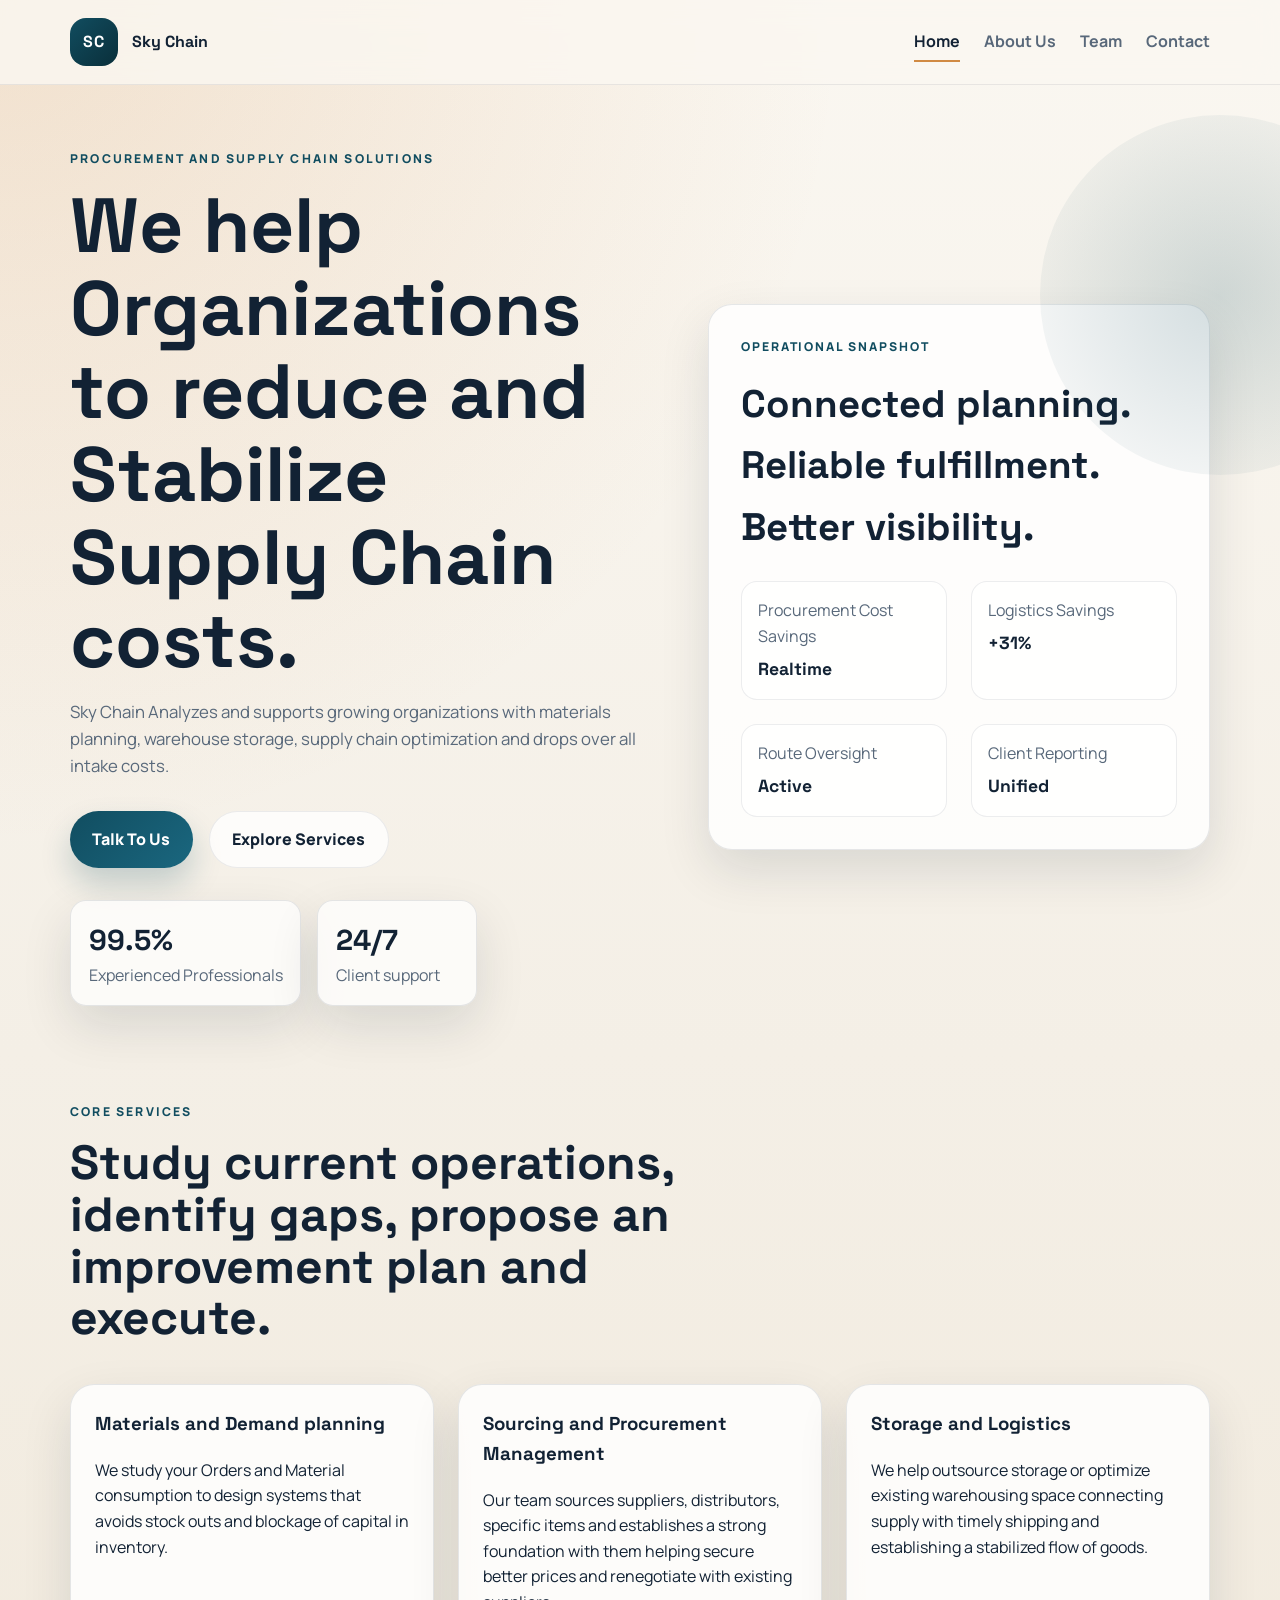
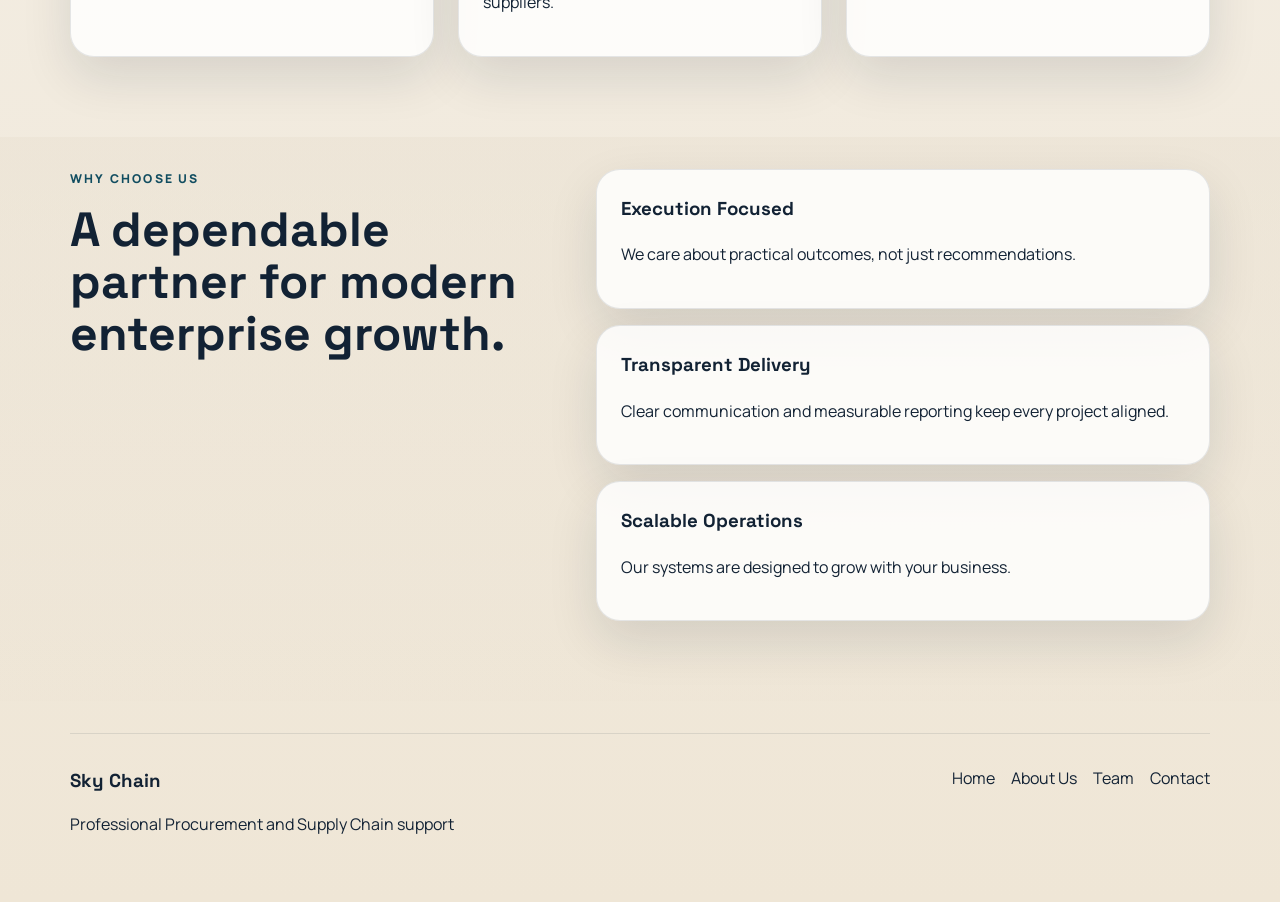
<file: index.html>
<!DOCTYPE html>
<html lang="en">
<head>
  <meta charset="UTF-8">
  <meta name="viewport" content="width=device-width, initial-scale=1.0">
  <meta name="description" content="Sky Chain Enterprise delivers modern logistics, supply chain, and operational consulting services for growing businesses.">
  <title>Sky Chain Enterprise | Home</title>
  <link rel="preconnect" href="https://fonts.googleapis.com">
  <link rel="preconnect" href="https://fonts.gstatic.com" crossorigin>
  <link href="https://fonts.googleapis.com/css2?family=Manrope:wght@400;500;600;700;800&family=Space+Grotesk:wght@500;700&display=swap" rel="stylesheet">
  <link rel="stylesheet" href="styles.css">
</head>
<body>
  <header class="site-header">
    <div class="container nav-wrap">
      <a class="brand" href="index.html" aria-label="Sky Chain Enterprise home">
        <span class="brand-mark">SC</span>
        <span class="brand-text">
          <strong>Sky Chain</strong>
        </span>
      </a>

      <button class="nav-toggle" aria-label="Toggle navigation" aria-expanded="false" aria-controls="site-nav">
        <span></span>
        <span></span>
        <span></span>
      </button>

      <nav class="site-nav" id="site-nav">
        <a class="active" href="index.html">Home</a>
        <a href="about.html">About Us</a>
        <a href="team.html">Team</a>
        <a href="contact.html">Contact</a>
      </nav>
    </div>
  </header>

  <main>
    <section class="hero-section">
      <div class="container hero-grid">
        <div class="hero-copy">
          <p class="eyebrow">Procurement and Supply Chain Solutions</p>
          <h1>We help Organizations to reduce and Stabilize Supply Chain costs.</h1>
          <p class="lead">
          Sky Chain Analyzes and supports growing organizations with materials planning,
warehouse storage, supply chain optimization and drops over all intake costs.  
          </p>
          <div class="hero-actions">
            <a class="button button-primary" href="contact.html">Talk To Us</a>
            <a class="button button-secondary" href="about.html">Explore Services</a>
          </div>
          <div class="stats-row">
            <article class="stat-card">
              <strong>99.5%</strong>
              <span>Experienced Professionals</span>
            </article>
            <article class="stat-card">
              <strong>24/7</strong>
              <span>Client support</span>
            </article>
           
          </div>
        </div>

        <div class="hero-panel card">
          <p class="panel-label">Operational Snapshot</p>
          <h2>Connected planning. Reliable fulfillment. Better visibility.</h2>
          <div class="metric-grid">
            <article>
              <span>Procurement Cost Savings</span>
              <strong>Realtime</strong>
            </article>
            <article>
              <span>Logistics Savings</span>
              <strong>+31%</strong>
            </article>
            <article>
              <span>Route Oversight</span>
              <strong>Active</strong>
            </article>
            <article>
              <span>Client Reporting</span>
              <strong>Unified</strong>
            </article>
          </div>
        </div>
      </div>
    </section>

    <section class="section">
      <div class="container">
        <div class="section-heading">
          <p class="eyebrow">Core Services</p>
          <h2>Study current operations, identify gaps, propose an improvement plan and execute.</h2>
        </div>
        <div class="three-grid">
          <article class="card feature-card">
            <h3>Materials and Demand planning</h3>
            <p>We study your Orders and Material consumption to design systems that avoids stock outs and
blockage of capital in inventory.</p>
          </article>
          <article class="card feature-card">
            <h3>Sourcing and Procurement Management</h3>
            <p>Our team sources suppliers, distributors, specific items and establishes a strong foundation with
them helping secure better prices and renegotiate with existing suppliers.</p> 
          </article>
          <article class="card feature-card">
            <h3>Storage and Logistics</h3>
            <p>
              We help outsource storage or optimize existing warehousing space connecting supply with
timely shipping and establishing a stabilized flow of goods.
            </p>
          </article>
        </div>
      </div>
    </section>

    <section class="section section-soft">
      <div class="container two-grid">
        <div>
          <p class="eyebrow">Why Choose Us</p>
          <h2>A dependable partner for modern enterprise growth.</h2>
        </div>
        <div class="stack-grid">
          <article class="card mini-card">
            <h3>Execution Focused</h3>
            <p>We care about practical outcomes, not just recommendations.</p>
          </article>
          <article class="card mini-card">
            <h3>Transparent Delivery</h3>
            <p>Clear communication and measurable reporting keep every project aligned.</p>
          </article>
          <article class="card mini-card">
            <h3>Scalable Operations</h3>
            <p>Our systems are designed to grow with your business.</p>
          </article>
        </div>
      </div>
    </section>
  </main>

  <footer class="site-footer">
    <div class="container footer-wrap">
      <div>
        <h3>Sky Chain</h3>
        <p>Professional Procurement and Supply Chain support</p>
      </div>
      <nav class="footer-nav">
        <a href="index.html">Home</a>
        <a href="about.html">About Us</a>
        <a href="team.html">Team</a>
        <a href="contact.html">Contact</a>
      </nav>
    </div>
  </footer>

  <script src="script.js"></script>
</body>
</html>
</file>
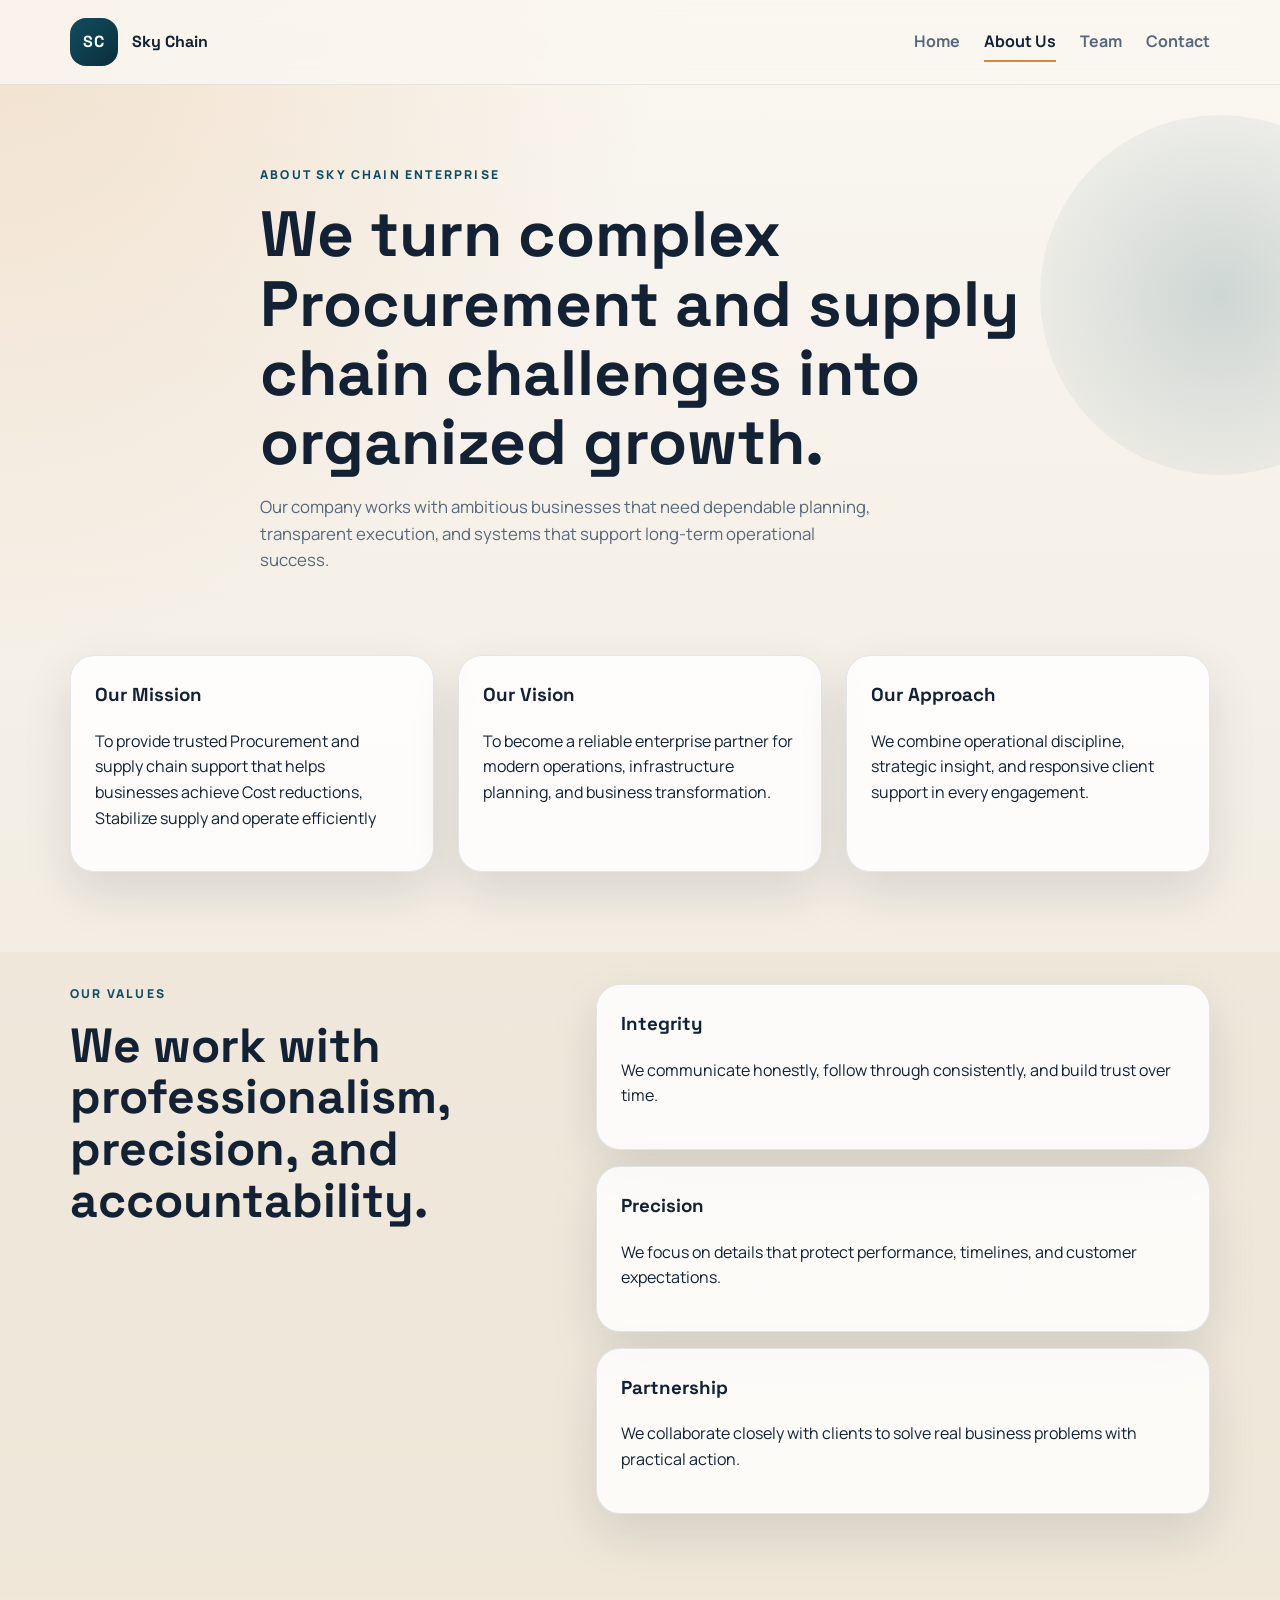
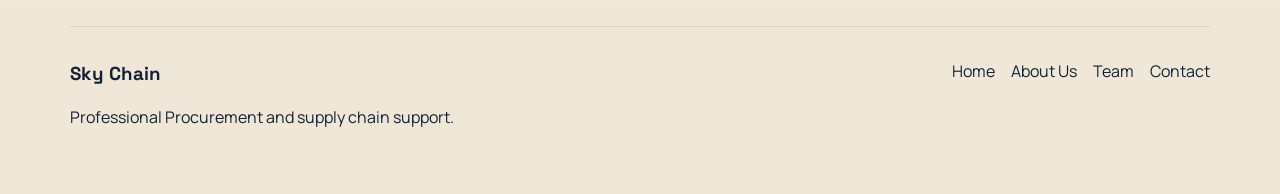
<file: about.html>
<!DOCTYPE html>
<html lang="en">
<head>
  <meta charset="UTF-8">
  <meta name="viewport" content="width=device-width, initial-scale=1.0">
  <meta name="description" content="Learn about Sky Chain Enterprise, our mission, values, and approach to business operations and supply chain excellence.">
  <title>Sky Chain Enterprise | About Us</title>
  <link rel="preconnect" href="https://fonts.googleapis.com">
  <link rel="preconnect" href="https://fonts.gstatic.com" crossorigin>
  <link href="https://fonts.googleapis.com/css2?family=Manrope:wght@400;500;600;700;800&family=Space+Grotesk:wght@500;700&display=swap" rel="stylesheet">
  <link rel="stylesheet" href="styles.css">
</head>
<body>
  <header class="site-header">
    <div class="container nav-wrap">
      <a class="brand" href="index.html" aria-label="Sky Chain Enterprise home">
        <span class="brand-mark">SC</span>
        <span class="brand-text">
          <strong>Sky Chain</strong>
        </span>
      </a>

      <button class="nav-toggle" aria-label="Toggle navigation" aria-expanded="false" aria-controls="site-nav">
        <span></span>
        <span></span>
        <span></span>
      </button>

      <nav class="site-nav" id="site-nav">
        <a href="index.html">Home</a>
        <a class="active" href="about.html">About Us</a>
        <a href="team.html">Team</a>
        <a href="contact.html">Contact</a>
      </nav>
    </div>
  </header>

  <main>
    <section class="page-hero">
      <div class="container narrow">
        <p class="eyebrow">About Sky Chain Enterprise</p>
        <h1>We turn complex Procurement and supply chain challenges into organized growth.</h1>
        <p class="lead">
          Our company works with ambitious businesses that need dependable planning, transparent execution,
          and systems that support long-term operational success.
        </p>
      </div>
    </section>

    <section class="section">
      <div class="container three-grid">
        <article class="card feature-card">
          <h3>Our Mission</h3>
          <p>To provide trusted Procurement and supply chain support that helps businesses achieve Cost
reductions, Stabilize supply and operate efficiently</p>
         </article>
        <article class="card feature-card">
          <h3>Our Vision</h3>
          <p>To become a reliable enterprise partner for modern operations, infrastructure planning, and business transformation.</p>
        </article>
        <article class="card feature-card">
          <h3>Our Approach</h3>
          <p>We combine operational discipline, strategic insight, and responsive client support in every engagement.</p>
        </article>
      </div>
    </section>

    <section class="section section-soft">
      <div class="container two-grid">
        <div>
          <p class="eyebrow">Our Values</p>
          <h2>We work with professionalism, precision, and accountability.</h2>
        </div>
        <div class="stack-grid">
          <article class="card mini-card">
            <h3>Integrity</h3>
            <p>We communicate honestly, follow through consistently, and build trust over time.</p>
          </article>
          <article class="card mini-card">
            <h3>Precision</h3>
            <p>We focus on details that protect performance, timelines, and customer expectations.</p>
          </article>
          <article class="card mini-card">
            <h3>Partnership</h3>
            <p>We collaborate closely with clients to solve real business problems with practical action.</p>
          </article>
        </div>
      </div>
    </section>
  </main>

  <footer class="site-footer">
    <div class="container footer-wrap">
      <div>
        <h3>Sky Chain</h3>
        <p>Professional Procurement and supply chain support.</p>
      </div>
      <nav class="footer-nav">
        <a href="index.html">Home</a>
        <a href="about.html">About Us</a>
        <a href="team.html">Team</a>
        <a href="contact.html">Contact</a>
      </nav>
    </div>
  </footer>

  <script src="script.js"></script>
</body>
</html>
</file>
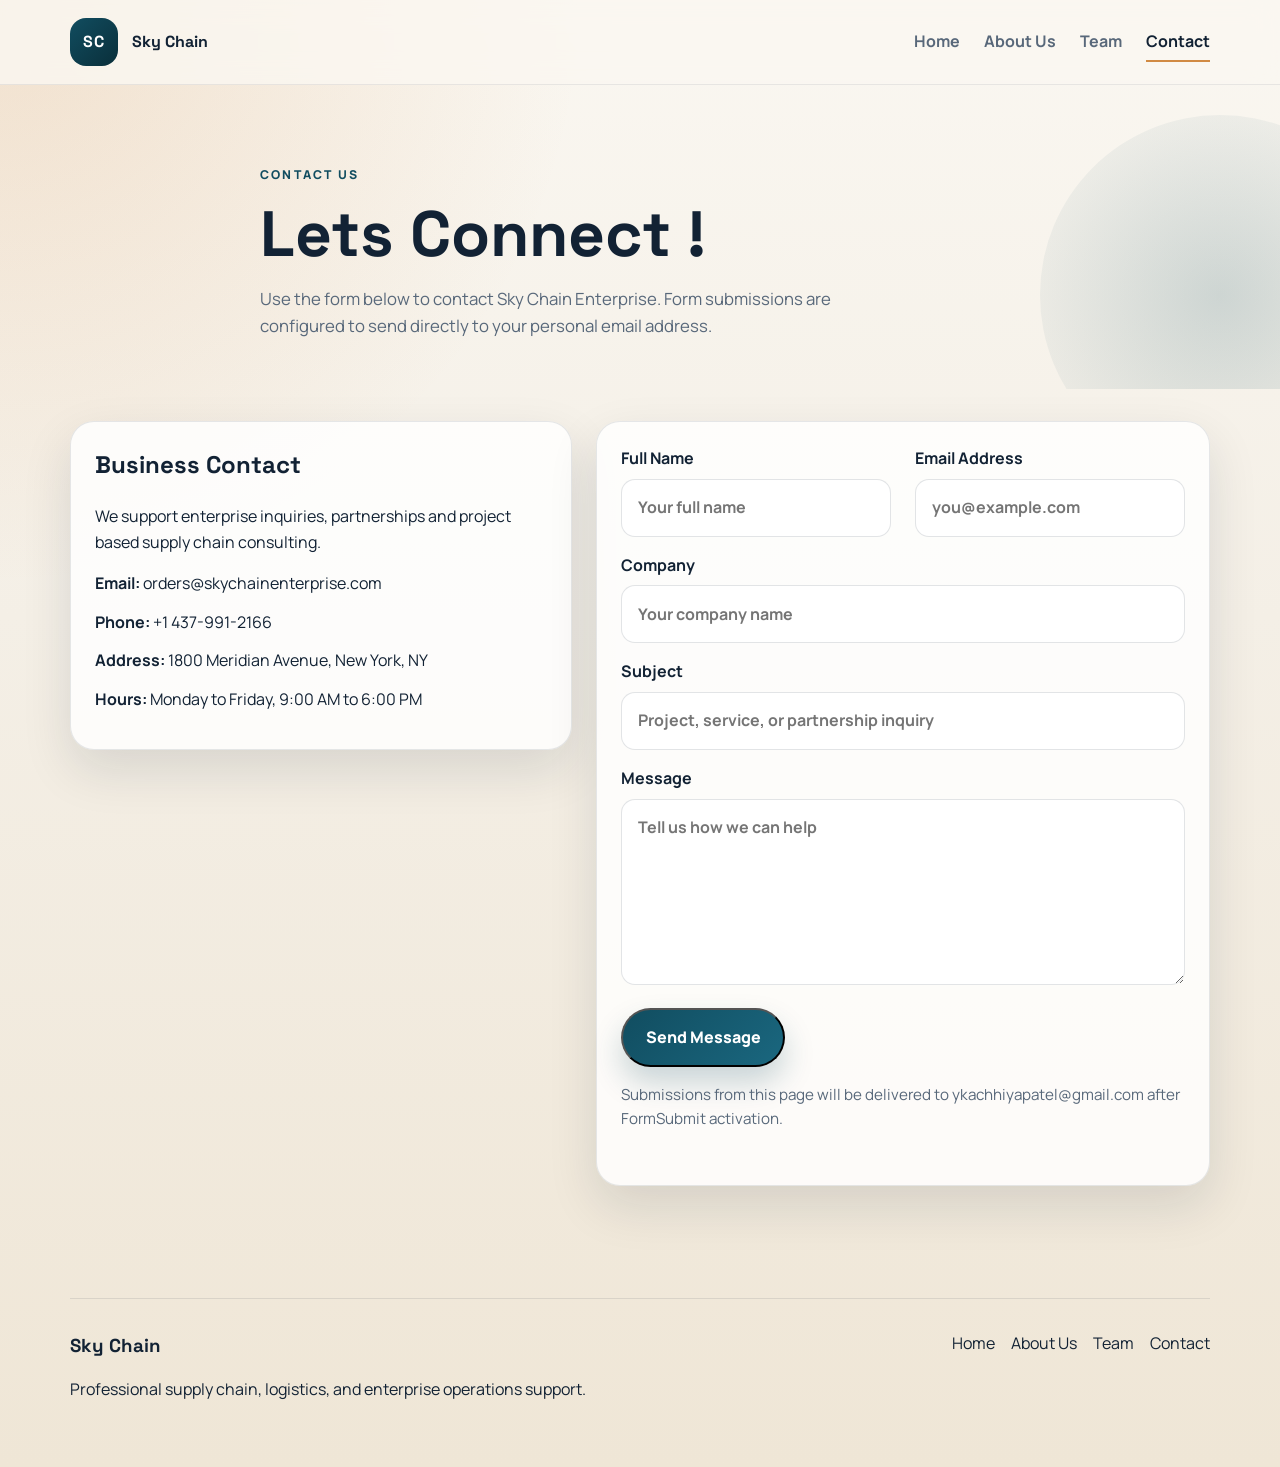
<file: contact.html>
<!DOCTYPE html>
<html lang="en">
<head>
  <meta charset="UTF-8">
  <meta name="viewport" content="width=device-width, initial-scale=1.0">
  <meta name="description" content="Contact Sky Chain Enterprise for business logistics, supply chain, and operations support.">
  <title>Sky Chain Enterprise | Contact</title>
  <link rel="preconnect" href="https://fonts.googleapis.com">
  <link rel="preconnect" href="https://fonts.gstatic.com" crossorigin>
  <link href="https://fonts.googleapis.com/css2?family=Manrope:wght@400;500;600;700;800&family=Space+Grotesk:wght@500;700&display=swap" rel="stylesheet">
  <link rel="stylesheet" href="styles.css">
</head>
<body>
  <header class="site-header">
    <div class="container nav-wrap">
      <a class="brand" href="index.html" aria-label="Sky Chain Enterprise home">
        <span class="brand-mark">SC</span>
        <span class="brand-text">
          <strong>Sky Chain</strong>
        </span>
      </a>

      <button class="nav-toggle" aria-label="Toggle navigation" aria-expanded="false" aria-controls="site-nav">
        <span></span>
        <span></span>
        <span></span>
      </button>

      <nav class="site-nav" id="site-nav">
        <a href="index.html">Home</a>
        <a href="about.html">About Us</a>
        <a href="team.html">Team</a>
        <a class="active" href="contact.html">Contact</a>
      </nav>
    </div>
  </header>

  <main>
    <section class="page-hero">
      <div class="container narrow">
        <p class="eyebrow">Contact Us</p>
        <h1>Lets Connect !</h1>
        <p class="lead">
          Use the form below to contact Sky Chain Enterprise. Form submissions are configured to send directly
          to your personal email address.
        </p>
      </div>
    </section>

    <section class="section">
      <div class="container contact-grid">
        <div class="card contact-info">
          <h2>Business Contact</h2>
          <p>We support enterprise inquiries, partnerships and project based supply chain consulting.
</p>
          <div class="contact-list">
            <p><strong>Email:</strong> orders@skychainenterprise.com</p>
            <p><strong>Phone:</strong> +1 437-991-2166</p>
            <p><strong>Address:</strong> 1800 Meridian Avenue, New York, NY</p>
            <p><strong>Hours:</strong> Monday to Friday, 9:00 AM to 6:00 PM</p>
          </div>
        </div>

        <form class="card contact-form" id="contactForm" action="https://formsubmit.co/ykachhiyapatel@gmail.com" method="POST">
          <input type="hidden" name="_subject" value="New Sky Chain Enterprise contact request">
          <input type="hidden" name="_captcha" value="false">
          <input type="hidden" name="_template" value="table">
          <input type="hidden" name="_next" value="https://yashkachhiyapatel.github.io/Sky_chain/contact.html?sent=1">

          <div class="form-grid">
            <label>
              Full Name
              <input type="text" name="name" placeholder="Your full name" required>
            </label>

            <label>
              Email Address
              <input type="email" name="email" placeholder="you@example.com" required>
            </label>
          </div>

          <label>
            Company
            <input type="text" name="company" placeholder="Your company name" required>
          </label>

          <label>
            Subject
            <input type="text" name="subject" placeholder="Project, service, or partnership inquiry" required>
          </label>

          <label>
            Message
            <textarea name="message" rows="6" placeholder="Tell us how we can help" required></textarea>
          </label>

          <button class="button button-primary" type="submit">Send Message</button>
          <p class="form-note">Submissions from this page will be delivered to ykachhiyapatel@gmail.com after FormSubmit activation.</p>
          <p class="form-status" id="formStatus" aria-live="polite"></p>
        </form>
      </div>
    </section>
  </main>

  <footer class="site-footer">
    <div class="container footer-wrap">
      <div>
        <h3>Sky Chain</h3>
        <p>Professional supply chain, logistics, and enterprise operations support.</p>
      </div>
      <nav class="footer-nav">
        <a href="index.html">Home</a>
        <a href="about.html">About Us</a>
        <a href="team.html">Team</a>
        <a href="contact.html">Contact</a>
      </nav>
    </div>
  </footer>

  <script src="script.js"></script>
</body>
</html>
</file>
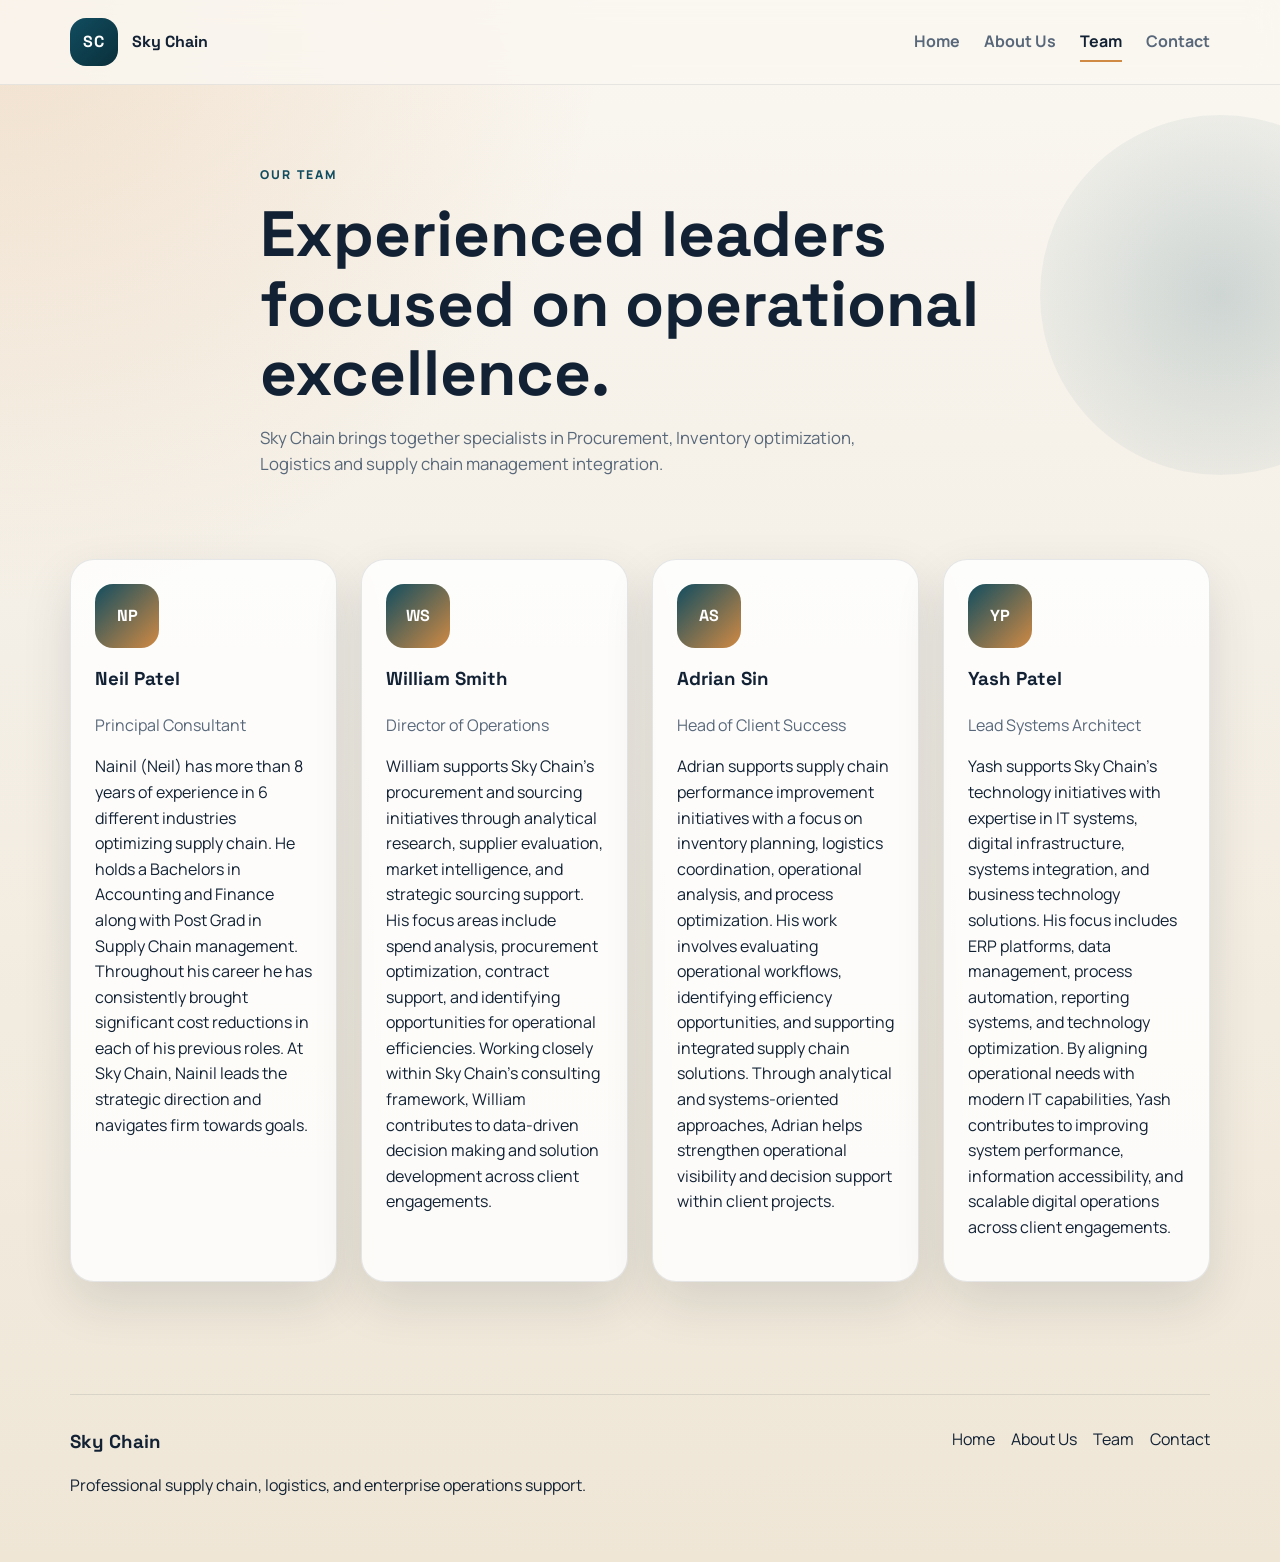
<file: team.html>
<!DOCTYPE html>
<html lang="en">
<head>
  <meta charset="UTF-8">
  <meta name="viewport" content="width=device-width, initial-scale=1.0">
  <meta name="description" content="Meet the leadership team at Sky Chain Enterprise.">
  <title>Sky Chain Enterprise | Team</title>
  <link rel="preconnect" href="https://fonts.googleapis.com">
  <link rel="preconnect" href="https://fonts.gstatic.com" crossorigin>
  <link href="https://fonts.googleapis.com/css2?family=Manrope:wght@400;500;600;700;800&family=Space+Grotesk:wght@500;700&display=swap" rel="stylesheet">
  <link rel="stylesheet" href="styles.css">
</head>
<body>
  <header class="site-header">
    <div class="container nav-wrap">
      <a class="brand" href="index.html" aria-label="Sky Chain Enterprise home">
        <span class="brand-mark">SC</span>
        <span class="brand-text">
          <strong>Sky Chain</strong>
        </span>
      </a>

      <button class="nav-toggle" aria-label="Toggle navigation" aria-expanded="false" aria-controls="site-nav">
        <span></span>
        <span></span>
        <span></span>
      </button>

      <nav class="site-nav" id="site-nav">
        <a href="index.html">Home</a>
        <a href="about.html">About Us</a>
        <a class="active" href="team.html">Team</a>
        <a href="contact.html">Contact</a>
      </nav>
    </div>
  </header>

  <main>
    <section class="page-hero">
      <div class="container narrow">
        <p class="eyebrow">Our Team</p>
        <h1>Experienced leaders focused on operational excellence.</h1>
        <p class="lead">
          Sky Chain brings together specialists in Procurement, Inventory optimization, Logistics and
supply chain management integration.

        </p>
      </div>
    </section>

    <section class="section">
      <div class="container team-grid">
        <article class="card team-card">
          <div class="avatar">NP</div>
          <h3>Neil Patel </h3>
          <p class="role">Principal Consultant</p>
          <p> Nainil (Neil) has more than 8 years of experience in 6 different industries optimizing supply
chain. He holds a Bachelors in Accounting and Finance along with Post Grad in Supply Chain
management. Throughout his career he has consistently brought significant cost reductions in
each of his previous roles. At Sky Chain, Nainil leads the strategic direction and navigates firm
towards goals.</p>
        </article>
        <article class="card team-card">
          <div class="avatar">WS</div>
          <h3>William Smith</h3>
          <p class="role">Director of Operations</p>
          <p>William supports Sky Chain’s procurement and sourcing initiatives through analytical research,
supplier evaluation, market intelligence, and strategic sourcing support. His focus areas include
spend analysis, procurement optimization, contract support, and identifying opportunities for
operational efficiencies. Working closely within Sky Chain’s consulting framework, William
contributes to data-driven decision making and solution development across client
engagements.</p>
        </article>
        <article class="card team-card">
          <div class="avatar">AS</div>
          <h3>Adrian Sin</h3>
          <p class="role">Head of Client Success</p>
          <p>Adrian supports supply chain performance improvement initiatives with a focus on inventory
planning, logistics coordination, operational analysis, and process optimization. His work
involves evaluating operational workflows, identifying efficiency opportunities, and supporting
integrated supply chain solutions. Through analytical and systems-oriented approaches, Adrian
helps strengthen operational visibility and decision support within client projects.</p>
        </article>
        <article class="card team-card">
          <div class="avatar">YP</div>
          <h3>Yash Patel</h3>
          <p class="role">Lead Systems Architect</p>
          <p>Yash supports Sky Chain’s technology initiatives with expertise in IT systems, digital
infrastructure, systems integration, and business technology solutions. His focus includes ERP
platforms, data management, process automation, reporting systems, and technology
optimization. By aligning operational needs with modern IT capabilities, Yash contributes to
improving system performance, information accessibility, and scalable digital operations across
client engagements.</p>
        </article>
      </div>
    </section>
  </main>

  <footer class="site-footer">
    <div class="container footer-wrap">
      <div>
        <h3>Sky Chain</h3>
        <p>Professional supply chain, logistics, and enterprise operations support.</p>
      </div>
      <nav class="footer-nav">
        <a href="index.html">Home</a>
        <a href="about.html">About Us</a>
        <a href="team.html">Team</a>
        <a href="contact.html">Contact</a>
      </nav>
    </div>
  </footer>

  <script src="script.js"></script>
</body>
</html>
</file>
<file: styles.css>
:root {
  --bg: #f4efe6;
  --bg-soft: #e8dfcf;
  --surface: rgba(255, 255, 255, 0.82);
  --surface-strong: #fffdf9;
  --text: #122234;
  --muted: #58687a;
  --primary: #114d60;
  --primary-deep: #0a2f3a;
  --accent: #d18a43;
  --border: rgba(18, 34, 52, 0.1);
  --shadow: 0 20px 50px rgba(15, 34, 52, 0.12);
  --radius: 24px;
  --radius-small: 16px;
  --container: 1140px;
}

* {
  box-sizing: border-box;
}

html {
  scroll-behavior: smooth;
}

body {
  margin: 0;
  font-family: "Manrope", sans-serif;
  color: var(--text);
  background:
    radial-gradient(circle at top left, rgba(209, 138, 67, 0.2), transparent 30%),
    linear-gradient(180deg, #faf7f1 0%, var(--bg) 42%, #efe6d6 100%);
  line-height: 1.6;
}

a {
  color: inherit;
  text-decoration: none;
}

button,
input,
textarea {
  font: inherit;
}

.container {
  width: min(calc(100% - 2rem), var(--container));
  margin: 0 auto;
}

.narrow {
  max-width: 760px;
}

.site-header {
  position: sticky;
  top: 0;
  z-index: 50;
  backdrop-filter: blur(14px);
  background: rgba(250, 247, 241, 0.82);
  border-bottom: 1px solid rgba(18, 34, 52, 0.08);
}

.nav-wrap {
  min-height: 84px;
  display: flex;
  align-items: center;
  justify-content: space-between;
  gap: 1rem;
  position: relative;
}

.brand {
  display: flex;
  align-items: center;
  gap: 0.85rem;
}

.brand-mark {
  width: 48px;
  height: 48px;
  border-radius: 16px;
  display: grid;
  place-items: center;
  color: #fff;
  font-family: "Space Grotesk", sans-serif;
  font-weight: 700;
  letter-spacing: 0.08em;
  background: linear-gradient(135deg, var(--primary), var(--primary-deep));
}

.brand-text {
  display: grid;
  gap: 0.1rem;
  color: var(--muted);
  font-size: 0.92rem;
}

.brand-text strong {
  color: var(--text);
  font-family: "Space Grotesk", sans-serif;
  font-size: 1rem;
}

.site-nav {
  display: flex;
  align-items: center;
  gap: 1.5rem;
}

.site-nav a {
  font-weight: 700;
  color: var(--muted);
  position: relative;
}

.site-nav a:hover,
.site-nav a.active {
  color: var(--text);
}

.site-nav a:hover::after,
.site-nav a.active::after {
  content: "";
  position: absolute;
  left: 0;
  bottom: -0.45rem;
  width: 100%;
  height: 2px;
  background: var(--accent);
}

.nav-toggle {
  display: none;
  border: 0;
  background: transparent;
  padding: 0;
  cursor: pointer;
  flex-direction: column;
  gap: 5px;
}

.nav-toggle span {
  width: 28px;
  height: 3px;
  border-radius: 999px;
  background: var(--text);
  display: block;
}

.hero-section,
.page-hero {
  position: relative;
  overflow: hidden;
}

.hero-section::after,
.page-hero::after {
  content: "";
  position: absolute;
  right: -120px;
  top: 30px;
  width: 360px;
  height: 360px;
  border-radius: 50%;
  background: radial-gradient(circle, rgba(17, 77, 96, 0.18), rgba(17, 77, 96, 0));
}

.hero-grid,
.three-grid,
.two-grid,
.contact-grid,
.metric-grid,
.team-grid,
.form-grid {
  display: grid;
  gap: 1.5rem;
}

.hero-grid {
  grid-template-columns: 1.1fr 0.9fr;
  align-items: center;
  min-height: calc(100vh - 84px);
  padding: 4rem 0;
}

.page-hero {
  padding: 5rem 0 2rem;
}

.eyebrow {
  margin: 0 0 1rem;
  font-size: 0.76rem;
  font-weight: 800;
  letter-spacing: 0.18em;
  text-transform: uppercase;
  color: var(--primary);
}

h1,
h2,
h3 {
  margin-top: 0;
}

.hero-copy h1,
.page-hero h1,
.section-heading h2,
.two-grid h2 {
  font-family: "Space Grotesk", sans-serif;
  line-height: 1.08;
}

.hero-copy h1 {
  font-size: clamp(2.7rem, 6vw, 5.5rem);
  margin-bottom: 1rem;
  max-width: 10.5ch;
}

.page-hero h1 {
  font-size: clamp(2.2rem, 5vw, 4rem);
  margin-bottom: 1rem;
}

.lead {
  color: var(--muted);
  font-size: 1.05rem;
  max-width: 62ch;
}

.hero-actions {
  display: flex;
  flex-wrap: wrap;
  gap: 1rem;
  margin: 2rem 0;
}

.button {
  min-height: 52px;
  padding: 0.9rem 1.4rem;
  border-radius: 999px;
  display: inline-flex;
  align-items: center;
  justify-content: center;
  font-weight: 800;
  transition: transform 0.2s ease, box-shadow 0.2s ease;
}

.button:hover {
  transform: translateY(-2px);
}

.button-primary {
  background: linear-gradient(135deg, var(--primary), #1a677f);
  color: #fff;
  box-shadow: 0 16px 30px rgba(17, 77, 96, 0.22);
}

.button-secondary {
  background: rgba(255, 255, 255, 0.76);
  color: var(--text);
  border: 1px solid rgba(18, 34, 52, 0.08);
}

.card {
  background: var(--surface);
  border: 1px solid var(--border);
  box-shadow: var(--shadow);
  border-radius: var(--radius);
}

.hero-panel {
  padding: 2rem;
}

.panel-label {
  margin: 0 0 1rem;
  font-size: 0.76rem;
  font-weight: 800;
  letter-spacing: 0.16em;
  text-transform: uppercase;
  color: var(--primary);
}

.hero-panel h2 {
  font-family: "Space Grotesk", sans-serif;
  font-size: clamp(1.7rem, 3vw, 2.5rem);
  margin-bottom: 1.5rem;
}

.metric-grid {
  grid-template-columns: repeat(2, minmax(0, 1fr));
}

.metric-grid article {
  padding: 1rem;
  border-radius: var(--radius-small);
  background: rgba(255, 255, 255, 0.72);
  border: 1px solid rgba(18, 34, 52, 0.08);
}

.metric-grid span {
  display: block;
  color: var(--muted);
  margin-bottom: 0.35rem;
}

.metric-grid strong {
  font-family: "Space Grotesk", sans-serif;
  font-size: 1.1rem;
}

.stats-row {
  display: flex;
  flex-wrap: wrap;
  gap: 1rem;
}

.stat-card {
  min-width: 160px;
  padding: 1rem 1.1rem;
  border-radius: var(--radius-small);
  border: 1px solid var(--border);
  background: rgba(255, 255, 255, 0.72);
  box-shadow: var(--shadow);
}

.stat-card strong {
  display: block;
  font-family: "Space Grotesk", sans-serif;
  font-size: 1.8rem;
}

.stat-card span,
.role,
.form-note,
.form-status {
  color: var(--muted);
}

.section {
  padding: 2rem 0 5rem;
}

.section-soft {
  background: linear-gradient(180deg, rgba(232, 223, 207, 0.42), rgba(232, 223, 207, 0.14));
}

.section-heading {
  max-width: 720px;
  margin-bottom: 2rem;
}

.section-heading h2,
.two-grid h2 {
  font-size: clamp(2rem, 4vw, 3rem);
}

.three-grid {
  grid-template-columns: repeat(3, minmax(0, 1fr));
}

.two-grid {
  grid-template-columns: 0.9fr 1.1fr;
  align-items: start;
}

.stack-grid {
  display: grid;
  gap: 1rem;
}

.feature-card,
.mini-card,
.team-card,
.contact-info,
.contact-form {
  padding: 1.5rem;
}

.feature-card h3,
.mini-card h3,
.team-card h3,
.contact-info h2 {
  font-family: "Space Grotesk", sans-serif;
}

.team-grid {
  grid-template-columns: repeat(4, minmax(0, 1fr));
}

.avatar {
  width: 64px;
  height: 64px;
  margin-bottom: 1rem;
  border-radius: 18px;
  display: grid;
  place-items: center;
  color: #fff;
  background: linear-gradient(135deg, var(--primary), var(--accent));
  font-family: "Space Grotesk", sans-serif;
  font-weight: 700;
}

.contact-grid {
  grid-template-columns: 0.9fr 1.1fr;
  align-items: start;
}

.contact-list p {
  margin: 0 0 0.8rem;
}

.form-grid {
  grid-template-columns: repeat(2, minmax(0, 1fr));
}

.contact-form label {
  display: block;
  margin-bottom: 1rem;
  font-weight: 700;
}

.contact-form input,
.contact-form textarea {
  width: 100%;
  margin-top: 0.45rem;
  border: 1px solid rgba(18, 34, 52, 0.12);
  border-radius: 14px;
  background: #fff;
  padding: 0.95rem 1rem;
  color: var(--text);
}

.contact-form input:focus,
.contact-form textarea:focus {
  outline: 2px solid rgba(17, 77, 96, 0.18);
  border-color: var(--primary);
}

.form-note {
  margin: 1rem 0 0.35rem;
  font-size: 0.95rem;
}

.form-status {
  min-height: 1.5rem;
  margin: 0;
  font-weight: 600;
}

.site-footer {
  padding: 2rem 0 3rem;
}

.footer-wrap {
  padding-top: 2rem;
  border-top: 1px solid rgba(18, 34, 52, 0.1);
  display: flex;
  justify-content: space-between;
  gap: 1rem;
}

.footer-wrap h3 {
  font-family: "Space Grotesk", sans-serif;
  margin-bottom: 0.5rem;
}

.footer-nav {
  display: flex;
  flex-wrap: wrap;
  gap: 1rem;
  align-content: flex-start;
}

[data-reveal] {
  opacity: 0;
  transform: translateY(18px);
  transition: opacity 0.7s ease, transform 0.7s ease;
}

[data-reveal].revealed {
  opacity: 1;
  transform: translateY(0);
}

@media (max-width: 980px) {
  .hero-grid,
  .three-grid,
  .two-grid,
  .team-grid,
  .contact-grid,
  .form-grid {
    grid-template-columns: 1fr;
  }

  .hero-grid {
    min-height: auto;
    padding: 3rem 0 4rem;
  }
}

@media (max-width: 760px) {
  .nav-toggle {
    display: flex;
  }

  .site-nav {
    position: absolute;
    top: calc(100% + 0.5rem);
    left: 0;
    right: 0;
    display: none;
    flex-direction: column;
    align-items: flex-start;
    gap: 1rem;
    padding: 1.2rem;
    background: rgba(255, 253, 249, 0.98);
    border: 1px solid var(--border);
    border-radius: var(--radius-small);
    box-shadow: var(--shadow);
  }

  .site-nav.open {
    display: flex;
  }

  .site-nav a:hover::after,
  .site-nav a.active::after {
    bottom: -0.2rem;
  }

  .hero-copy h1 {
    font-size: clamp(2.4rem, 12vw, 3.9rem);
  }

  .footer-wrap {
    flex-direction: column;
  }
}
</file>
